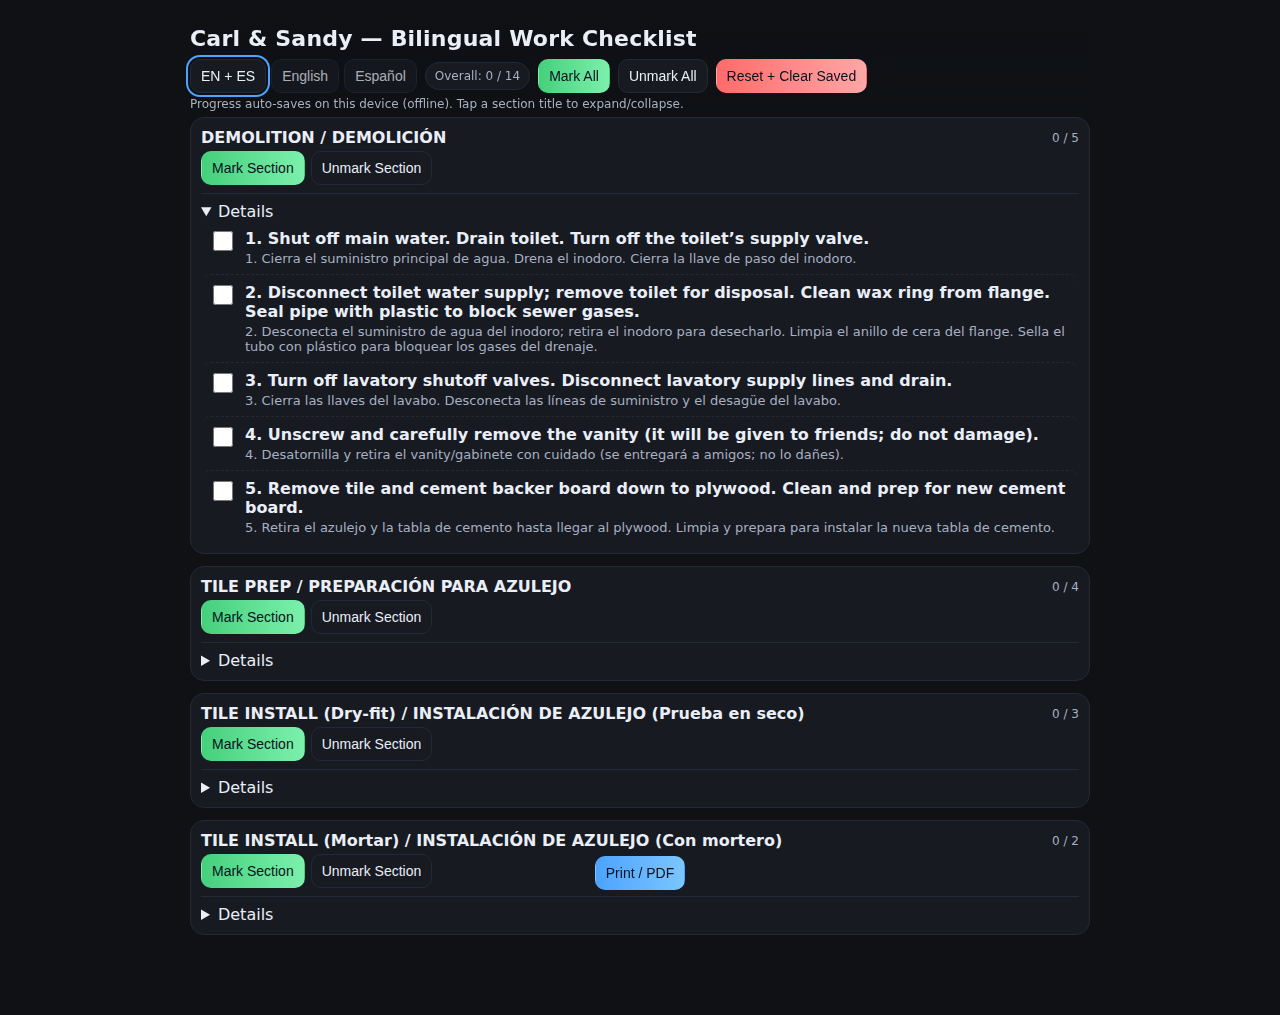
<file: index.html>
<!DOCTYPE html>
<html lang="en">
<head>
  <meta charset="utf-8" />
  <meta name="viewport" content="width=device-width, initial-scale=1" />
  <title>Carl & Sandy — Bilingual Work Checklist</title>
  <style>
    :root{
      --bg:#0f1115;
      --card:#171a21;
      --ink:#eaeef7;
      --muted:#a8b0c2;
      --accent:#4da3ff;
      --accent-2:#45d07c;
      --danger:#ff6b6b;
      --line:#242938;
    }
    html,body{margin:0;padding:0;background:var(--bg);color:var(--ink);font-family:system-ui,-apple-system,Segoe UI,Roboto,Helvetica,Arial,sans-serif}
    .wrap{max-width:900px;margin:0 auto;padding:12px 14px 80px}
    header{position:sticky;top:0;background:linear-gradient(180deg,rgba(15,17,21,.98),rgba(15,17,21,.92) 70%,rgba(15,17,21,0));z-index:8;padding:10px 0 6px}
    h1{margin:4px 0 8px;font-size:22px;letter-spacing:.2px}
    .controls{display:flex;gap:8px;flex-wrap:wrap;align-items:center}
    .btn{border:1px solid var(--line);background:var(--card);color:var(--ink);padding:8px 10px;border-radius:10px;font-size:14px;cursor:pointer}
    .btn:active{transform:translateY(1px)}
    .btn.primary{border-color:transparent;background:linear-gradient(90deg,var(--accent),#7ac6ff);color:#0b1220}
    .btn.success{background:linear-gradient(90deg,var(--accent-2),#7cf0ac);color:#0b1220;border-color:transparent}
    .btn.danger{background:linear-gradient(90deg,var(--danger),#ffa6a6);color:#0b1220;border-color:transparent}
    .pill{padding:6px 9px;border-radius:999px;border:1px solid var(--line);background:var(--card);font-size:12px;color:var(--muted)}
    .grid{display:grid;gap:12px}
    .card{border:1px solid var(--line);background:var(--card);border-radius:14px;padding:10px 10px}
    .section-head{display:flex;align-items:center;gap:10px}
    .section-title{font-weight:700;font-size:16px}
    .progress{margin-left:auto;font-size:12px;color:var(--muted)}
    details{border-top:1px solid var(--line);margin-top:8px;padding-top:8px}
    details[open]{animation:reveal .18s ease-out}
    @keyframes reveal{from{opacity:0;transform:translateY(-3px)}to{opacity:1;transform:none}}
    .item{display:grid;grid-template-columns:28px 1fr;gap:8px;padding:8px;border-radius:10px}
    .item + .item{border-top:1px dashed var(--line)}
    .labels{display:flex;flex-direction:column;gap:3px}
    .en{font-weight:600}
    .es{color:var(--muted);font-size:13px}
    input[type="checkbox"]{width:20px;height:20px;margin-top:2px;accent-color:#4da3ff}
    .footer-actions{position:fixed;bottom:10px;left:0;right:0;display:flex;gap:8px;justify-content:center;pointer-events:none}
    .footer-actions .btn{pointer-events:auto}
    .lang-toggle .btn{opacity:.7}
    .lang-toggle .btn.active{opacity:1;outline:2px solid var(--accent);outline-offset:2px}
    .hint{color:var(--muted);font-size:12px;margin-top:4px}
    .badges{display:flex;gap:6px;flex-wrap:wrap;margin-top:4px}
    .badge{font-size:11px;color:var(--muted);border:1px solid var(--line);padding:3px 7px;border-radius:999px}
    /* Language visibility */
    .show-en .es{display:none}
    .show-es .en{display:none}
    /* Print */
    @media print{
      header,.footer-actions{display:none!important}
      body{background:#fff;color:#000}
      .card{break-inside:avoid}
      input[type="checkbox"]{transform:scale(1.2)}
    }
  </style>
</head>
<body class="show-both">
  <div class="wrap">
    <header>
      <h1>Carl &amp; Sandy — Bilingual Work Checklist</h1>
      <div class="controls">
        <div class="lang-toggle">
          <button class="btn active" data-lang="both">EN + ES</button>
          <button class="btn" data-lang="en">English</button>
          <button class="btn" data-lang="es">Español</button>
        </div>
        <span class="pill" id="overall">Overall: 0 / 14</span>
        <button class="btn success" id="markAll">Mark All</button>
        <button class="btn" id="unmarkAll">Unmark All</button>
        <button class="btn danger" id="reset">Reset + Clear Saved</button>
      </div>
      <div class="hint">Progress auto-saves on this device (offline). Tap a section title to expand/collapse.</div>
    </header>

    <div class="grid" id="sections">
      <!-- Sections rendered by JS -->
    </div>
  </div>

  <div class="footer-actions">
    <button class="btn primary" onclick="window.print()">Print / PDF</button>
  </div>

<script>
// ----- Data (bilingual) -----
const DATA = [
  {
    key: "demolition",
    title_en: "DEMOLITION",
    title_es: "DEMOLICIÓN",
    steps: [
      {
        en: "Shut off main water. Drain toilet. Turn off the toilet’s supply valve.",
        es: "Cierra el suministro principal de agua. Drena el inodoro. Cierra la llave de paso del inodoro."
      },
      {
        en: "Disconnect toilet water supply; remove toilet for disposal. Clean wax ring from flange. Seal pipe with plastic to block sewer gases.",
        es: "Desconecta el suministro de agua del inodoro; retira el inodoro para desecharlo. Limpia el anillo de cera del flange. Sella el tubo con plástico para bloquear los gases del drenaje."
      },
      {
        en: "Turn off lavatory shutoff valves. Disconnect lavatory supply lines and drain.",
        es: "Cierra las llaves del lavabo. Desconecta las líneas de suministro y el desagüe del lavabo."
      },
      {
        en: "Unscrew and carefully remove the vanity (it will be given to friends; do not damage).",
        es: "Desatornilla y retira el vanity/gabinete con cuidado (se entregará a amigos; no lo dañes)."
      },
      {
        en: "Remove tile and cement backer board down to plywood. Clean and prep for new cement board.",
        es: "Retira el azulejo y la tabla de cemento hasta llegar al plywood. Limpia y prepara para instalar la nueva tabla de cemento."
      }
    ]
  },
  {
    key: "tile-prep",
    title_en: "TILE PREP",
    title_es: "PREPARACIÓN PARA AZULEJO",
    steps: [
      {
        en: "Level wood subfloor: shave high spots; fill any gaps wider than 1/8\" (use thin-set if needed).",
        es: "Nivela el subpiso de madera: rebaja puntos altos; rellena huecos mayores a 1/8\" (usa thin-set si es necesario)."
      },
      {
        en: "Dry-fit cement board perpendicular to joists; stagger joints; keep a 1/8\" gap around the perimeter and between boards; cut with oscillating tool (wear masks).",
        es: "Presenta en seco la tabla de cemento perpendicular a las vigas; desfasa las juntas; deja separación de 1/8\" en el perímetro y entre tablas; corta con herramienta vibratoria/oscilante (usa mascarilla)."
      },
      {
        en: "Set boards in thin-set with a notched trowel; screw boards to the subfloor.",
        es: "Asienta las tablas sobre thin-set aplicado con llana dentada; atorníllalas al subpiso."
      },
      {
        en: "Fill board joints with thin-set; apply alkali-resistant mesh tape; embed with thin-set.",
        es: "Rellena las juntas con thin-set; coloca cinta de malla resistente a álcalis; embébela con thin-set."
      }
    ]
  },
  {
    key: "tile-dry",
    title_en: "TILE INSTALL (Dry-fit)",
    title_es: "INSTALACIÓN DE AZULEJO (Prueba en seco)",
    steps: [
      {
        en: "Snap layout lines. Start at the door with a full tile centered in the opening; run long joints parallel to the door.",
        es: "Marca líneas guía. Empieza en la puerta con una loseta completa centrada en la entrada; orienta las juntas largas paralelas a la puerta."
      },
      {
        en: "Lay a staggered pattern (end joints at mid or at the 1/3 point of the long side); aim for no pieces under 4\" near the tub or side wall.",
        es: "Traza un patrón escalonado (juntas de extremo a la mitad o al 1/3 del lado largo); evita piezas menores a 4\" junto a la tina o pared lateral."
      },
      {
        en: "Dry-fit from the door toward the toilet area; extend left and right to check layout around the toilet; use 1/8\" spacers for joint width.",
        es: "Presenta en seco desde la puerta hacia el área del inodoro; extiende a izquierda y derecha para revisar el trazo alrededor del inodoro; usa separadores de 1/8\" para el ancho de junta."
      }
    ]
  },
  {
    key: "tile-mortar",
    title_en: "TILE INSTALL (Mortar)",
    title_es: "INSTALACIÓN DE AZULEJO (Con mortero)",
    steps: [
      {
        en: "Dampen the cement board before spreading thin-set.",
        es: "Humedece la tabla de cemento antes de aplicar el thin-set."
      },
      {
        en: "Begin at the crossing of snap lines; work into the far corners first, then back toward the door (don’t tile yourself into a corner).",
        es: "Comienza en el cruce de las líneas guía; trabaja primero hacia las esquinas alejadas y luego de regreso hacia la puerta (no te encierres en una esquina)."
      }
    ]
  }
];

// ----- Utilities -----
const STORAGE_KEY = "cs_bilingual_checklist_v1";

function saveState(state){
  localStorage.setItem(STORAGE_KEY, JSON.stringify(state));
}

function loadState(){
  try{
    const raw = localStorage.getItem(STORAGE_KEY);
    return raw ? JSON.parse(raw) : {};
  }catch(e){
    return {};
  }
}

function buildSections(){
  const saved = loadState();
  const container = document.getElementById('sections');
  container.innerHTML = '';
  let globalCount = 0;
  let globalTotal = 0;

  DATA.forEach((sec, sIdx)=>{
    // section card
    const card = document.createElement('div');
    card.className = 'card';

    // header row
    const head = document.createElement('div');
    head.className = 'section-head';

    const title = document.createElement('div');
    title.className = 'section-title';
    title.textContent = `${sec.title_en} / ${sec.title_es}`;

    const prog = document.createElement('div');
    prog.className = 'progress';
    prog.id = `prog-${sec.key}`;
    prog.textContent = '0 / 0';

    head.appendChild(title);
    head.appendChild(prog);
    card.appendChild(head);

    // actions
    const badges = document.createElement('div');
    badges.className = 'badges';
    const btnCheck = document.createElement('button');
    btnCheck.className = 'btn success';
    btnCheck.textContent = 'Mark Section';
    const btnUncheck = document.createElement('button');
    btnUncheck.className = 'btn';
    btnUncheck.textContent = 'Unmark Section';
    badges.appendChild(btnCheck);
    badges.appendChild(btnUncheck);
    card.appendChild(badges);

    // details block
    const details = document.createElement('details');
    if (sIdx === 0) details.open = true;
    const dl = document.createElement('div');

    // steps
    let done = 0;
    const total = sec.steps.length;
    sec.steps.forEach((st, i)=>{
      const id = `${sec.key}-${i}`;
      const item = document.createElement('div');
      item.className = 'item';

      const cb = document.createElement('input');
      cb.type = 'checkbox';
      cb.id = id;

      const isChecked = saved[id] === true;
      cb.checked = isChecked;
      if(isChecked) done++;

      const labels = document.createElement('label');
      labels.setAttribute('for', id);
      labels.className = 'labels';

      const en = document.createElement('div');
      en.className = 'en';
      en.textContent = `${i+1}. ${st.en}`;

      const es = document.createElement('div');
      es.className = 'es';
      es.textContent = `${i+1}. ${st.es}`;

      labels.appendChild(en);
      labels.appendChild(es);
      item.appendChild(cb);
      item.appendChild(labels);
      dl.appendChild(item);

      cb.addEventListener('change', ()=>{
        const state = loadState();
        state[id] = cb.checked;
        saveState(state);
        updateProgress();
      });
    });

    details.appendChild(dl);
    card.appendChild(details);
    container.appendChild(card);

    // section controls
    btnCheck.addEventListener('click', ()=>{
      const state = loadState();
      sec.steps.forEach((_, i)=>{
        const id = `${sec.key}-${i}`;
        state[id] = true;
        const el = document.getElementById(id);
        if (el) el.checked = true;
      });
      saveState(state);
      updateProgress();
    });
    btnUncheck.addEventListener('click', ()=>{
      const state = loadState();
      sec.steps.forEach((_, i)=>{
        const id = `${sec.key}-${i}`;
        state[id] = false;
        const el = document.getElementById(id);
        if (el) el.checked = false;
      });
      saveState(state);
      updateProgress();
    });
  });

  updateProgress();
}

function updateProgress(){
  const state = loadState();
  let overallDone = 0;
  let overallTotal = 0;

  DATA.forEach(sec=>{
    let sDone = 0;
    const total = sec.steps.length;
    overallTotal += total;
    sec.steps.forEach((_, i)=>{
      const id = `${sec.key}-${i}`;
      const el = document.getElementById(id);
      if (el && el.checked){ sDone++; overallDone++; }
    });
    const elProg = document.getElementById(`prog-${sec.key}`);
    if (elProg) elProg.textContent = `${sDone} / ${total}`;
  });

  const overall = document.getElementById('overall');
  overall.textContent = `Overall: ${overallDone} / ${overallTotal}`;
}

// Language toggle
document.addEventListener('click', (e)=>{
  const btn = e.target.closest('.lang-toggle .btn');
  if (!btn) return;
  document.querySelectorAll('.lang-toggle .btn').forEach(b=>b.classList.remove('active'));
  btn.classList.add('active');
  const lang = btn.dataset.lang;
  document.body.classList.remove('show-en','show-es','show-both');
  if (lang === 'en') document.body.classList.add('show-en');
  else if (lang === 'es') document.body.classList.add('show-es');
  else document.body.classList.add('show-both');
});

// Global actions
document.getElementById('markAll').addEventListener('click', ()=>{
  const state = loadState();
  DATA.forEach(sec=>{
    sec.steps.forEach((_, i)=>{
      const id = `${sec.key}-${i}`;
      state[id] = true;
      const el = document.getElementById(id);
      if (el) el.checked = true;
    });
  });
  saveState(state);
  updateProgress();
});

document.getElementById('unmarkAll').addEventListener('click', ()=>{
  const state = loadState();
  DATA.forEach(sec=>{
    sec.steps.forEach((_, i)=>{
      const id = `${sec.key}-${i}`;
      state[id] = false;
      const el = document.getElementById(id);
      if (el) el.checked = false;
    });
  });
  saveState(state);
  updateProgress();
});

document.getElementById('reset').addEventListener('click', ()=>{
  if (confirm('Clear all saved progress?')){
    localStorage.removeItem(STORAGE_KEY);
    buildSections();
  }
});

// Init
buildSections();
</script>
</body>
</html>
</file>
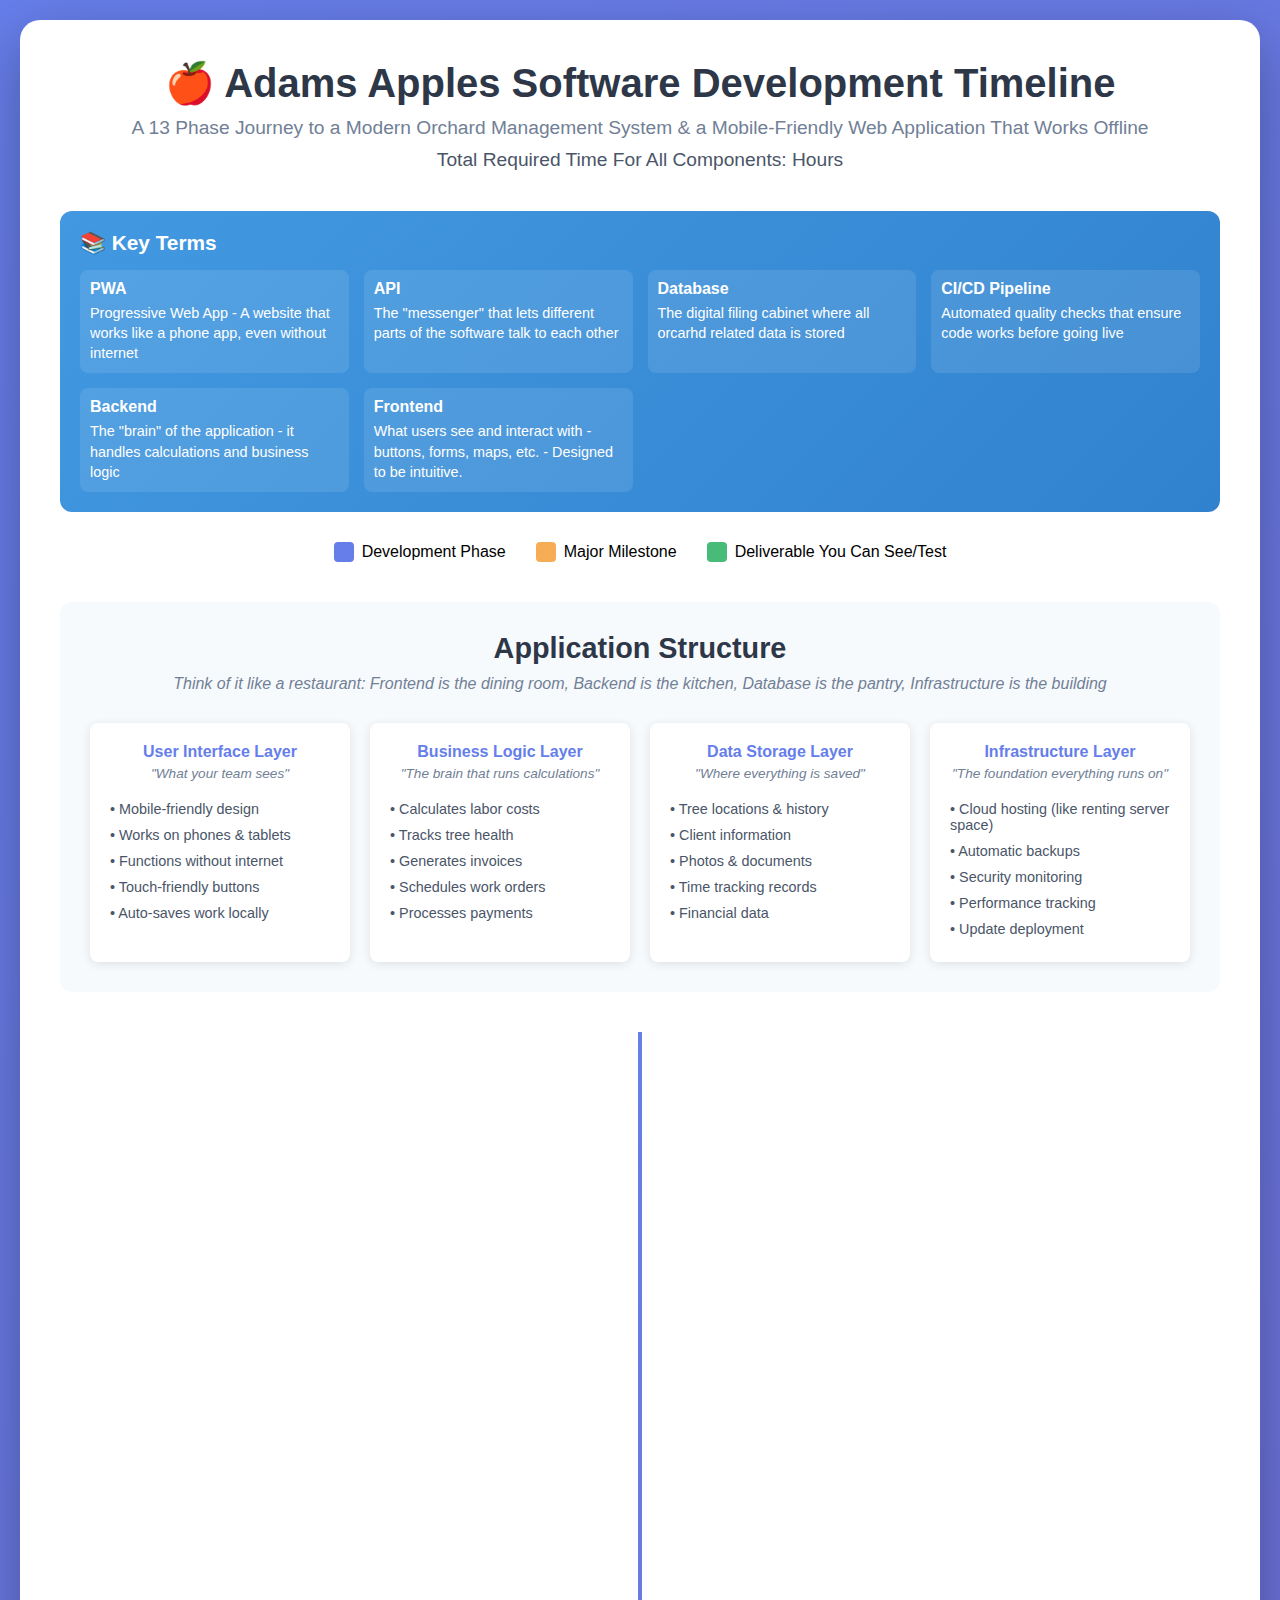
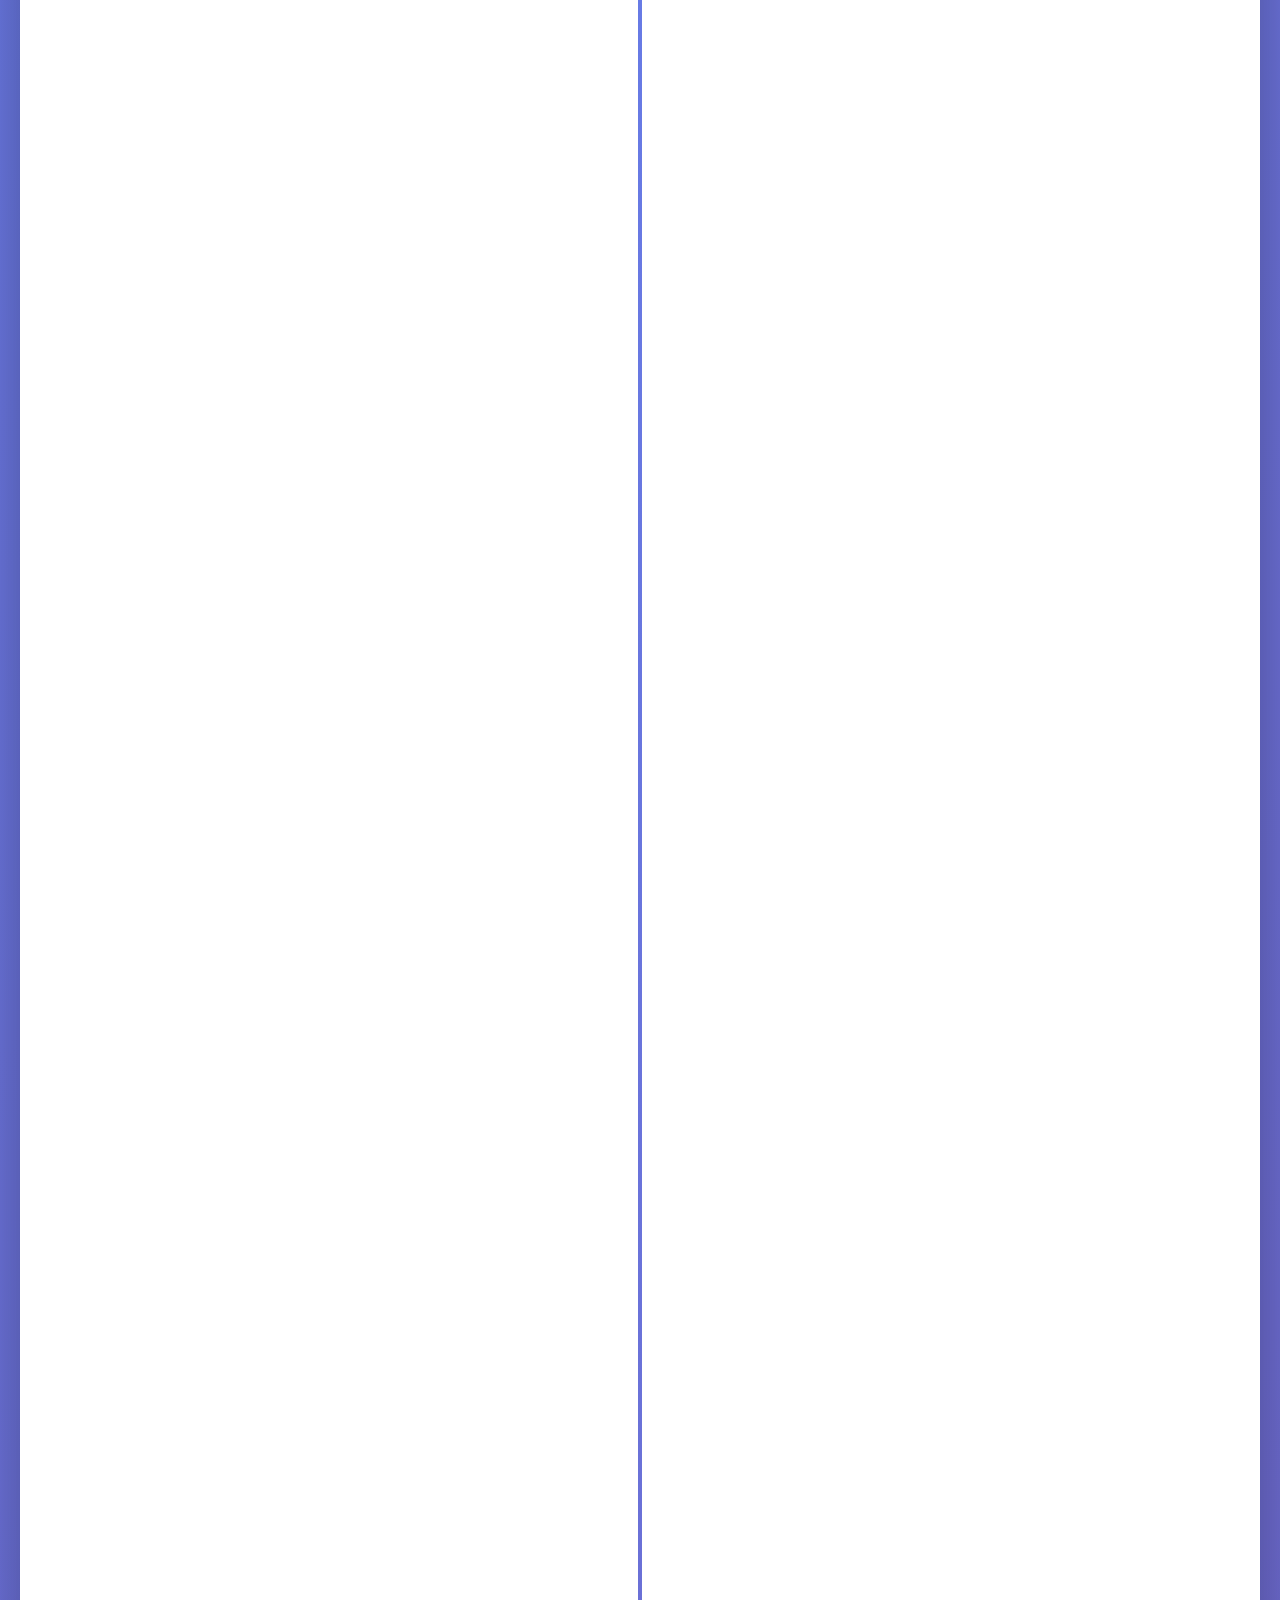
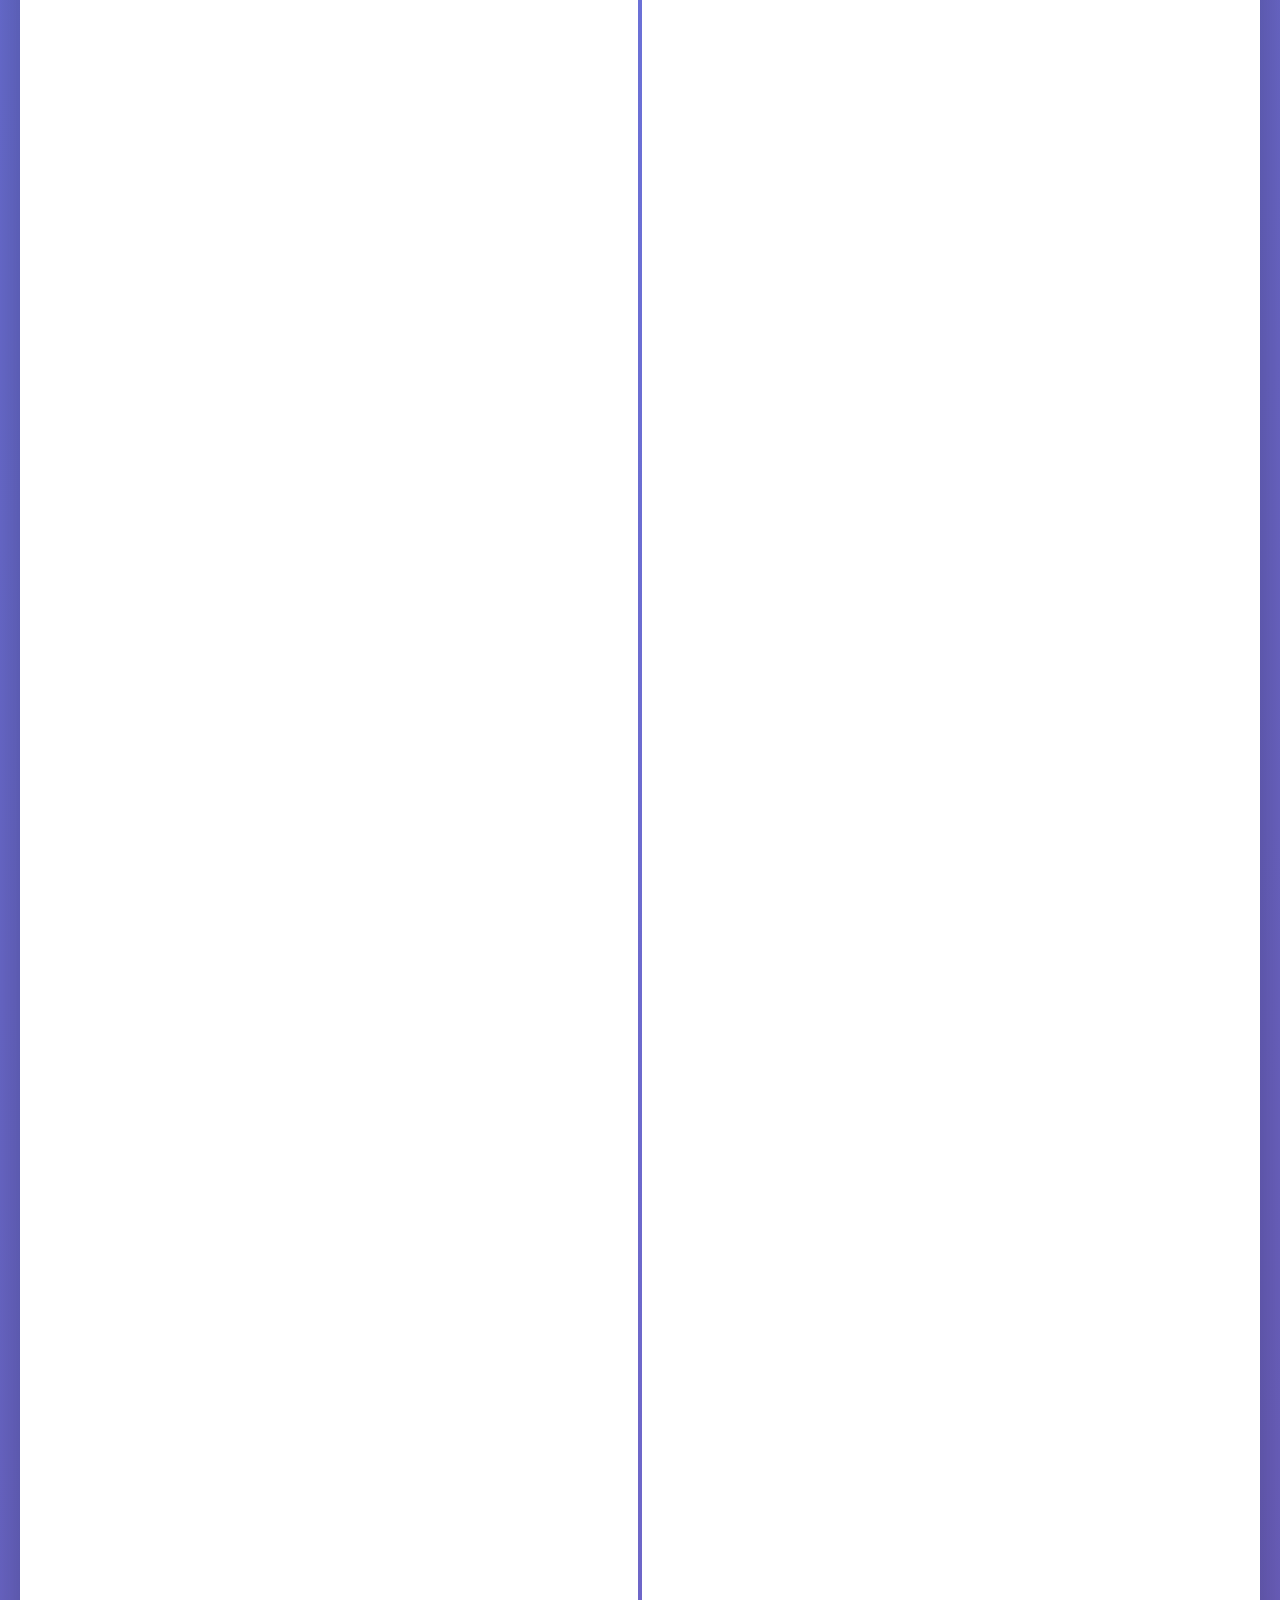
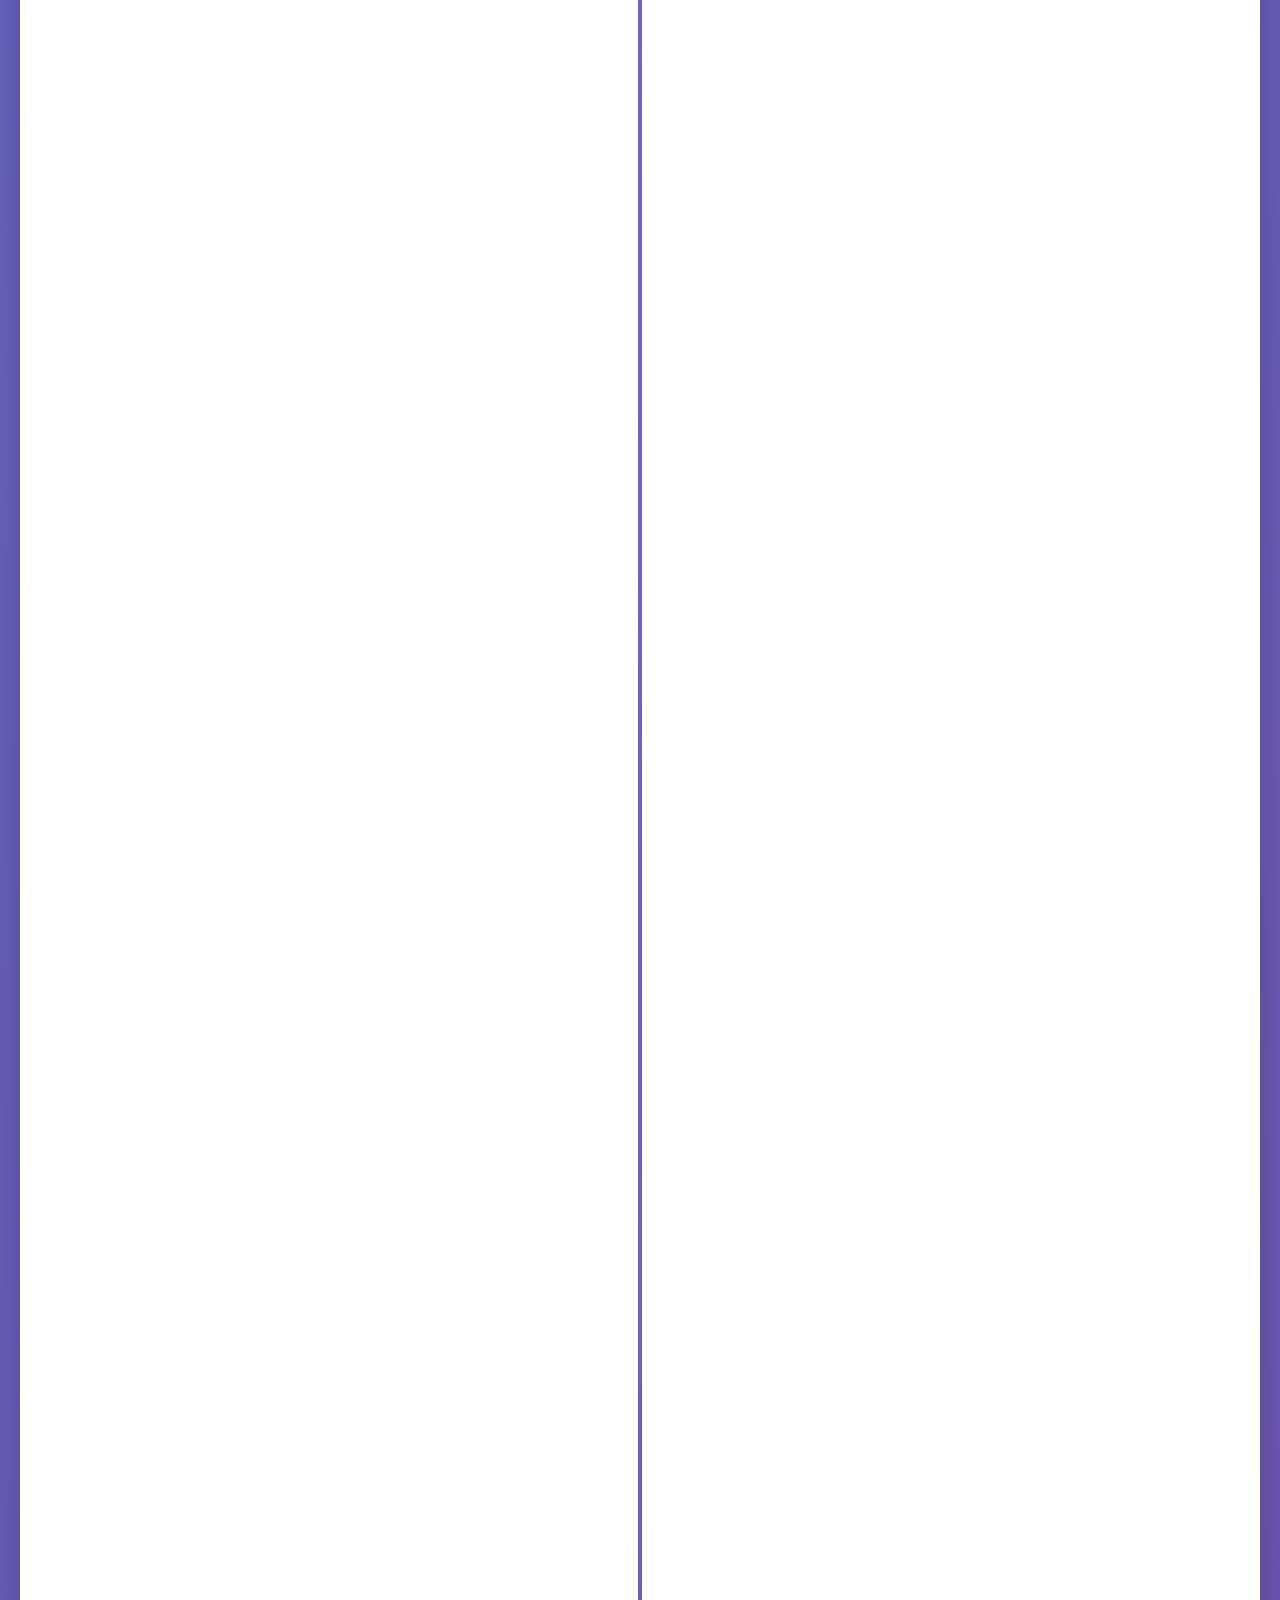
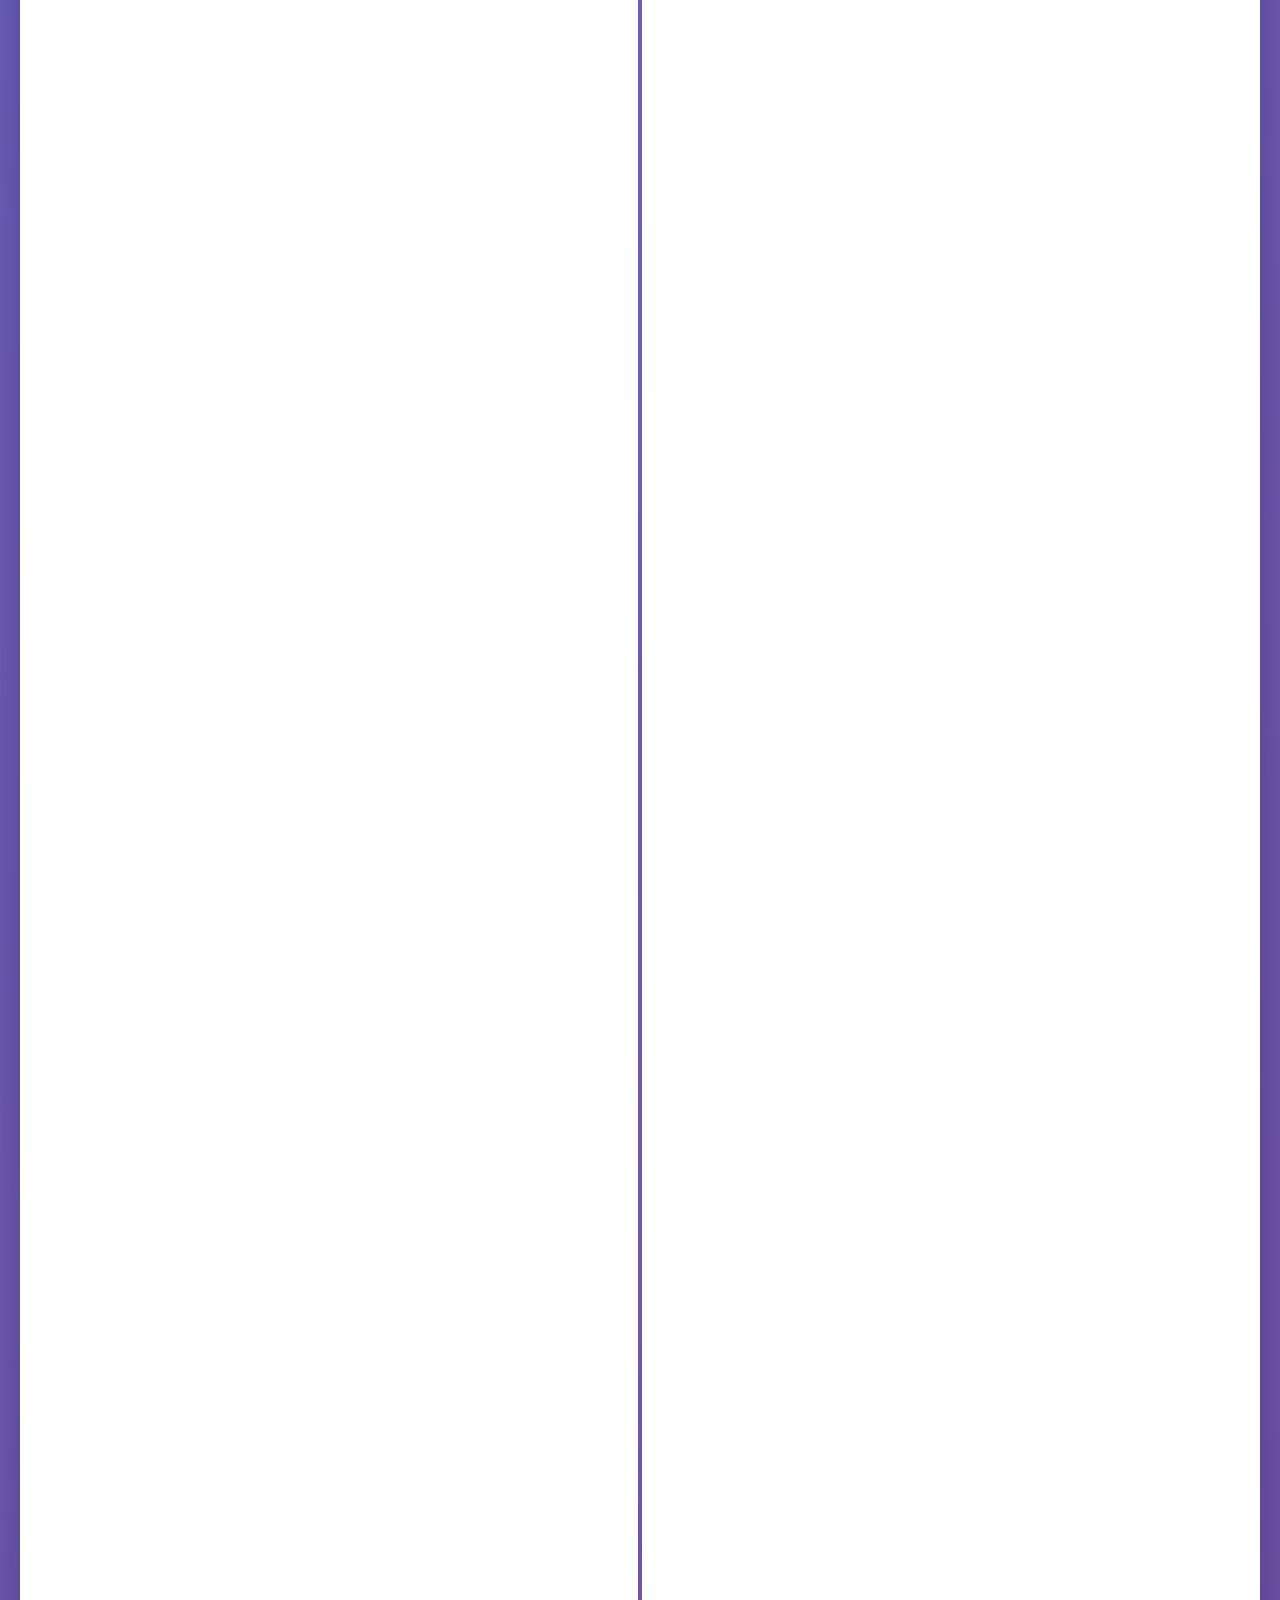
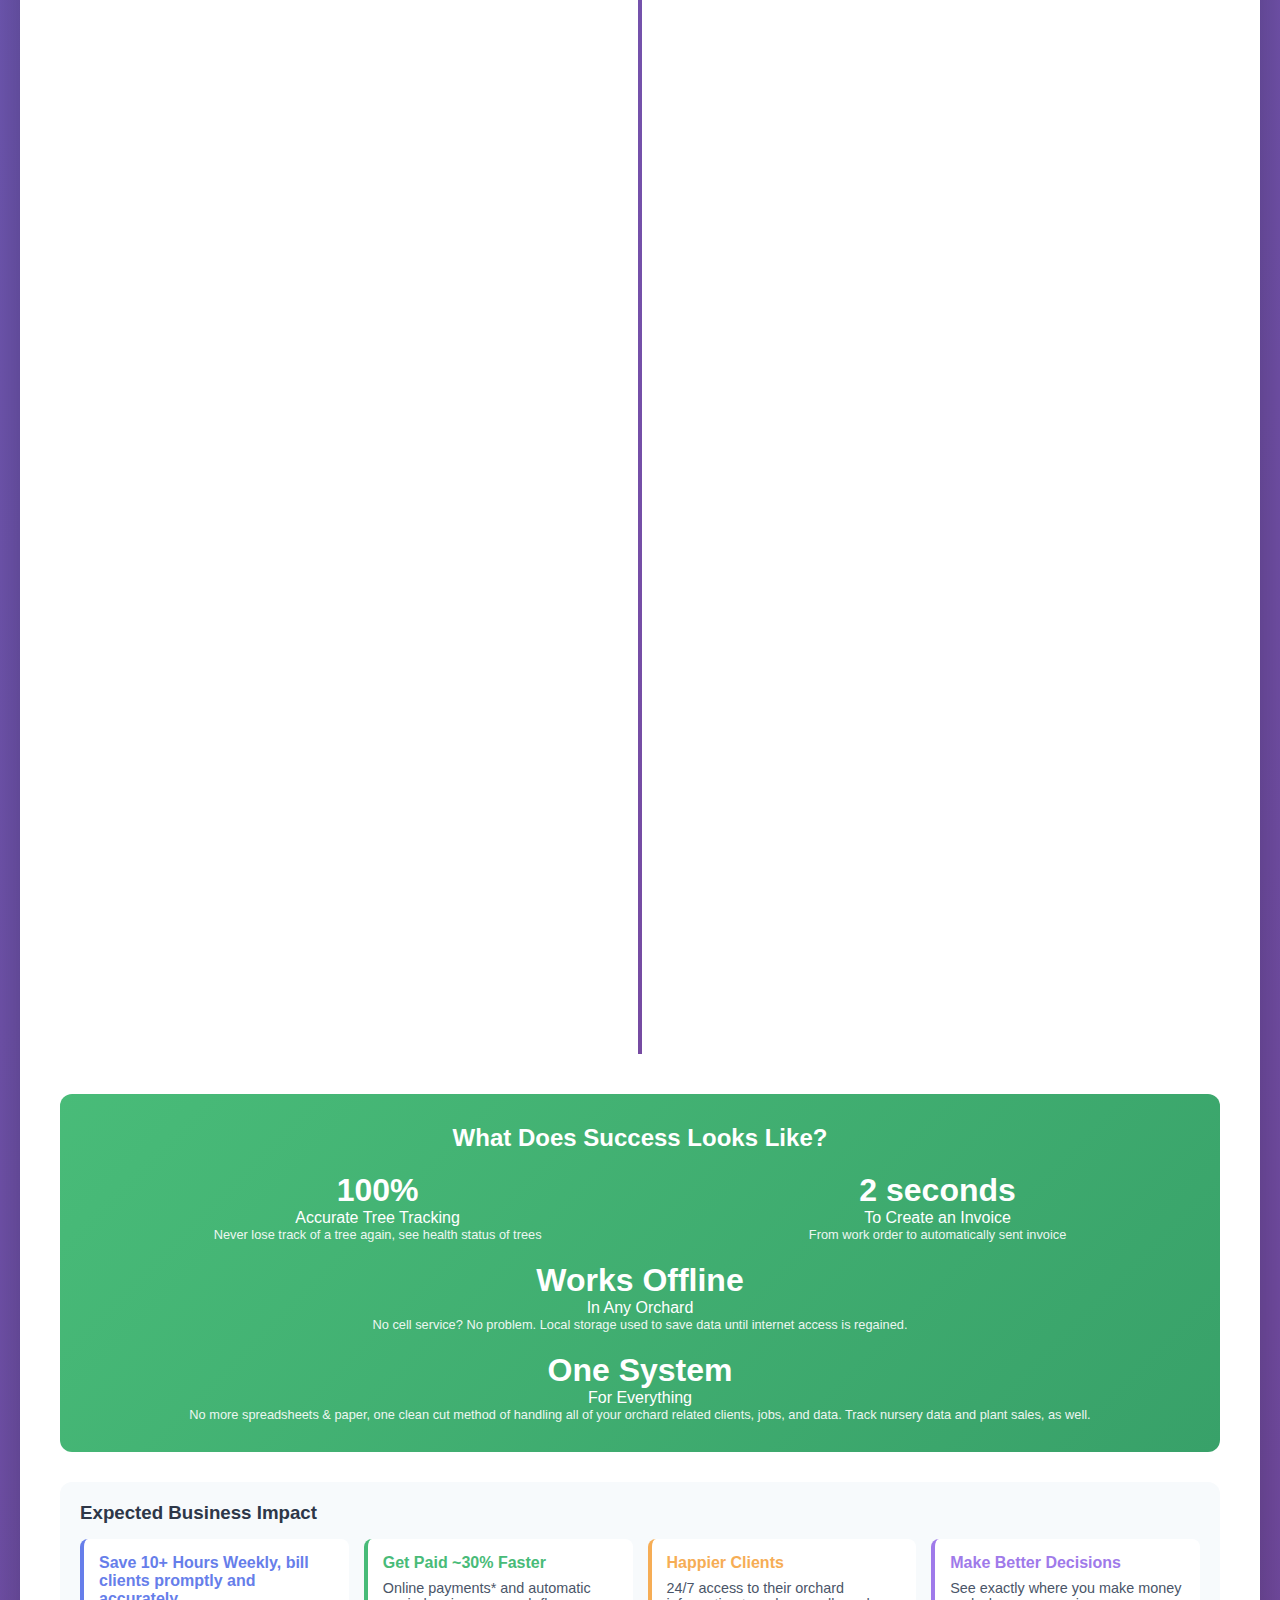
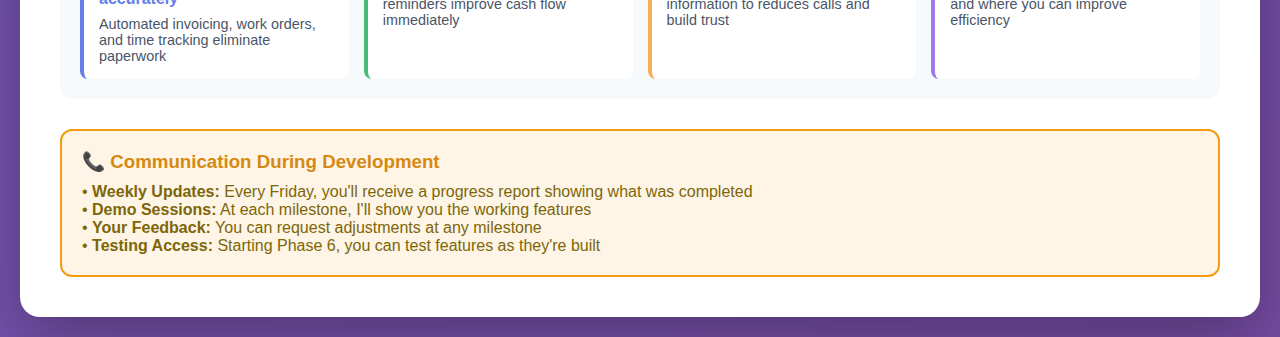
<file: adams-apples-dev-diagram.html>
<!DOCTYPE html>
<html lang="en">
<head>
    <meta charset="UTF-8">
    <meta name="viewport" content="width=device-width, initial-scale=1.0">
    <title>Adams Apples PWA - Development Timeline</title>
    <style>
        * {
            margin: 0;
            padding: 0;
            box-sizing: border-box;
        }
        
        body {
            font-family: 'Segoe UI', Tahoma, Geneva, Verdana, sans-serif;
            background: linear-gradient(135deg, #667eea 0%, #764ba2 100%);
            min-height: 100vh;
            padding: 20px;
        }
        
        .container {
            max-width: 1400px;
            margin: 0 auto;
            background: white;
            border-radius: 20px;
            padding: 40px;
            box-shadow: 0 20px 60px rgba(0,0,0,0.3);
        }
        
        .header {
            text-align: center;
            margin-bottom: 40px;
        }
        
        .header h1 {
            color: #2d3748;
            font-size: 2.5em;
            margin-bottom: 10px;
        }
        
        .header p {
            color: #718096;
            font-size: 1.2em;
        }
        
        .glossary-banner {
            background: linear-gradient(135deg, #4299e1 0%, #3182ce 100%);
            color: white;
            padding: 20px;
            border-radius: 12px;
            margin-bottom: 30px;
        }
        
        .glossary-banner h3 {
            margin-bottom: 15px;
            font-size: 1.3em;
        }
        
        .glossary-grid {
            display: grid;
            grid-template-columns: repeat(auto-fit, minmax(250px, 1fr));
            gap: 15px;
        }
        
        .glossary-item {
            background: rgba(255,255,255,0.1);
            padding: 10px;
            border-radius: 8px;
        }
        
        .glossary-term {
            font-weight: bold;
            margin-bottom: 5px;
        }
        
        .glossary-def {
            font-size: 0.9em;
            line-height: 1.4;
        }
        
        .legend {
            display: flex;
            justify-content: center;
            gap: 30px;
            margin-bottom: 30px;
            flex-wrap: wrap;
        }
        
        .legend-item {
            display: flex;
            align-items: center;
            gap: 8px;
        }
        
        .legend-color {
            width: 20px;
            height: 20px;
            border-radius: 4px;
        }
        
        .timeline {
            position: relative;
            padding: 20px 0;
        }
        
        .timeline-line {
            position: absolute;
            left: 50%;
            top: 0;
            bottom: 0;
            width: 4px;
            background: linear-gradient(180deg, #667eea 0%, #764ba2 100%);
            transform: translateX(-50%);
        }
        
        .week-section {
            position: relative;
            margin-bottom: 60px;
            opacity: 0;
            animation: fadeIn 0.5s ease forwards;
        }
        
        .week-section:nth-child(odd) .week-content {
            margin-right: 52%;
            text-align: right;
        }
        
        .week-section:nth-child(even) .week-content {
            margin-left: 52%;
            text-align: left;
        }
        
        .week-marker {
            position: absolute;
            left: 50%;
            top: 20px;
            transform: translateX(-50%);
            width: 40px;
            height: 40px;
            background: white;
            border: 4px solid #667eea;
            border-radius: 50%;
            display: flex;
            align-items: center;
            justify-content: center;
            font-weight: bold;
            color: #667eea;
            z-index: 2;
            box-shadow: 0 4px 12px rgba(102, 126, 234, 0.3);
        }
        
        .week-marker.milestone {
            width: 50px;
            height: 50px;
            background: #f6ad55;
            border-color: #ed8936;
            color: white;
        }
        
        .week-content {
            background: white;
            padding: 20px;
            border-radius: 12px;
            box-shadow: 0 4px 20px rgba(0,0,0,0.1);
            border: 2px solid #e2e8f0;
            transition: transform 0.3s ease, box-shadow 0.3s ease;
        }
        
        .week-content:hover {
            transform: translateY(-5px);
            box-shadow: 0 8px 30px rgba(0,0,0,0.15);
        }
        
        .week-title {
            font-size: 1.3em;
            font-weight: bold;
            margin-bottom: 8px;
            color: #2d3748;
        }
        
        .week-epic {
            color: #667eea;
            font-weight: 600;
            margin-bottom: 12px;
        }
        
        .deliverables {
            margin-top: 15px;
            padding-top: 15px;
            border-top: 2px solid #e2e8f0;
        }
        
        .deliverables h4 {
            color: #4a5568;
            margin-bottom: 8px;
            font-size: 0.9em;
            text-transform: uppercase;
            letter-spacing: 0.5px;
        }
        
        .deliverable-item {
            display: flex;
            align-items: center;
            margin: 6px 0;
            color: #718096;
        }
        
        .deliverable-item::before {
            content: "✓";
            margin-right: 8px;
            color: #48bb78;
            font-weight: bold;
        }
        
        .reasoning {
            background: #f7fafc;
            padding: 12px;
            border-radius: 8px;
            margin-top: 12px;
            color: #4a5568;
            font-style: italic;
        }
        
        .hours-badge {
            display: inline-block;
            background: #edf2f7;
            color: #4a5568;
            padding: 4px 12px;
            border-radius: 20px;
            font-size: 0.85em;
            margin-top: 8px;
        }
        
        .tech-stack {
            display: flex;
            flex-wrap: wrap;
            gap: 8px;
            margin-top: 12px;
        }
        
        .tech-badge {
            background: linear-gradient(135deg, #667eea 0%, #764ba2 100%);
            color: white;
            padding: 4px 10px;
            border-radius: 6px;
            font-size: 0.8em;
            position: relative;
            cursor: help;
        }
        
        .tech-badge .tooltip {
            visibility: hidden;
            width: 200px;
            background-color: #2d3748;
            color: white;
            text-align: center;
            padding: 8px;
            border-radius: 6px;
            position: absolute;
            z-index: 10;
            bottom: 125%;
            left: 50%;
            margin-left: -100px;
            opacity: 0;
            transition: opacity 0.3s;
            font-size: 11px;
            line-height: 1.3;
        }
        
        .tech-badge:hover .tooltip {
            visibility: visible;
            opacity: 1;
        }
        
        .milestone-banner {
            background: linear-gradient(135deg, #f6ad55 0%, #ed8936 100%);
            color: white;
            padding: 15px;
            border-radius: 8px;
            text-align: center;
            margin: 40px 0;
            font-size: 1.1em;
            font-weight: bold;
            box-shadow: 0 4px 20px rgba(237, 137, 54, 0.3);
        }
        
        .architecture-diagram {
            margin: 40px 0;
            padding: 30px;
            background: #f7fafc;
            border-radius: 12px;
        }
        
        .architecture-title {
            text-align: center;
            font-size: 1.8em;
            color: #2d3748;
            margin-bottom: 10px;
        }
        
        .architecture-subtitle {
            text-align: center;
            color: #718096;
            margin-bottom: 30px;
            font-style: italic;
        }
        
        .architecture-layers {
            display: flex;
            justify-content: space-around;
            flex-wrap: wrap;
            gap: 20px;
        }
        
        .layer {
            flex: 1;
            min-width: 200px;
            background: white;
            padding: 20px;
            border-radius: 8px;
            box-shadow: 0 2px 10px rgba(0,0,0,0.1);
        }
        
        .layer-title {
            font-weight: bold;
            color: #667eea;
            margin-bottom: 5px;
            text-align: center;
        }
        
        .layer-description {
            font-size: 0.85em;
            color: #718096;
            text-align: center;
            margin-bottom: 15px;
            font-style: italic;
        }
        
        .layer-items {
            list-style: none;
        }
        
        .layer-items li {
            padding: 5px 0;
            color: #4a5568;
            font-size: 0.9em;
        }
        
        @keyframes fadeIn {
            from {
                opacity: 0;
                transform: translateY(20px);
            }
            to {
                opacity: 1;
                transform: translateY(0);
            }
        }
        
        .week-section:nth-child(1) { animation-delay: 0.1s; }
        .week-section:nth-child(2) { animation-delay: 0.2s; }
        .week-section:nth-child(3) { animation-delay: 0.3s; }
        .week-section:nth-child(4) { animation-delay: 0.4s; }
        .week-section:nth-child(5) { animation-delay: 0.5s; }
        .week-section:nth-child(6) { animation-delay: 0.6s; }
        .week-section:nth-child(7) { animation-delay: 0.7s; }
        .week-section:nth-child(8) { animation-delay: 0.8s; }
        .week-section:nth-child(9) { animation-delay: 0.9s; }
        .week-section:nth-child(10) { animation-delay: 1.0s; }
        .week-section:nth-child(11) { animation-delay: 1.1s; }
        .week-section:nth-child(12) { animation-delay: 1.2s; }
        .week-section:nth-child(13) { animation-delay: 1.3s; }
        
        .plain-english {
            background: #e6fffa;
            border-left: 4px solid #38b2ac;
            padding: 10px;
            margin: 10px 0;
            border-radius: 4px;
            color: #234e52;
            font-size: 0.95em;
        }
        
        .plain-english strong {
            color: #38b2ac;
        }
    </style>
</head>
<body>
    <div class="container">
        <div class="header">
            <h1>🍎 Adams Apples Software Development Timeline</h1>
            <p>A 13 Phase Journey to a Modern Orchard Management System & a Mobile-Friendly Web Application That Works Offline</p>
            <p style="margin-top: 10px; color: #4a5568;">Total Required Time For All Components:  Hours</p>
        </div>
        
        <div class="glossary-banner">
            <h3>📚 Key Terms</h3>
            <div class="glossary-grid">
                <div class="glossary-item">
                    <div class="glossary-term">PWA</div>
                    <div class="glossary-def">Progressive Web App - A website that works like a phone app, even without internet</div>
                </div>
                <div class="glossary-item">
                    <div class="glossary-term">API</div>
                    <div class="glossary-def">The "messenger" that lets different parts of the software talk to each other</div>
                </div>
                <div class="glossary-item">
                    <div class="glossary-term">Database</div>
                    <div class="glossary-def">The digital filing cabinet where all orcarhd related data is stored</div>
                </div>
                <div class="glossary-item">
                    <div class="glossary-term">CI/CD Pipeline</div>
                    <div class="glossary-def">Automated quality checks that ensure code works before going live</div>
                </div>
                <div class="glossary-item">
                    <div class="glossary-term">Backend</div>
                    <div class="glossary-def">The "brain" of the application - it handles calculations and business logic</div>
                </div>
                <div class="glossary-item">
                    <div class="glossary-term">Frontend</div>
                    <div class="glossary-def">What users see and interact with - buttons, forms, maps, etc. - Designed to be intuitive.</div>
                </div>
            </div>
        </div>
        
        <div class="legend">
            <div class="legend-item">
                <div class="legend-color" style="background: #667eea;"></div>
                <span>Development Phase</span>
            </div>
            <div class="legend-item">
                <div class="legend-color" style="background: #f6ad55;"></div>
                <span>Major Milestone</span>
            </div>
            <div class="legend-item">
                <div class="legend-color" style="background: #48bb78;"></div>
                <span>Deliverable You Can See/Test</span>
            </div>
        </div>
        
        <div class="architecture-diagram">
            <h2 class="architecture-title">Application Structure</h2>
            <p class="architecture-subtitle">Think of it like a restaurant: Frontend is the dining room, Backend is the kitchen, Database is the pantry, Infrastructure is the building</p>
            <div class="architecture-layers">
                <div class="layer">
                    <div class="layer-title">User Interface Layer</div>
                    <div class="layer-description">"What your team sees"</div>
                    <ul class="layer-items">
                        <li>• Mobile-friendly design</li>
                        <li>• Works on phones & tablets</li>
                        <li>• Functions without internet</li>
                        <li>• Touch-friendly buttons</li>
                        <li>• Auto-saves work locally</li>
                    </ul>
                </div>
                <div class="layer">
                    <div class="layer-title">Business Logic Layer</div>
                    <div class="layer-description">"The brain that runs calculations"</div>
                    <ul class="layer-items">
                        <li>• Calculates labor costs</li>
                        <li>• Tracks tree health</li>
                        <li>• Generates invoices</li>
                        <li>• Schedules work orders</li>
                        <li>• Processes payments</li>
                    </ul>
                </div>
                <div class="layer">
                    <div class="layer-title">Data Storage Layer</div>
                    <div class="layer-description">"Where everything is saved"</div>
                    <ul class="layer-items">
                        <li>• Tree locations & history</li>
                        <li>• Client information</li>
                        <li>• Photos & documents</li>
                        <li>• Time tracking records</li>
                        <li>• Financial data</li>
                    </ul>
                </div>
                <div class="layer">
                    <div class="layer-title">Infrastructure Layer</div>
                    <div class="layer-description">"The foundation everything runs on"</div>
                    <ul class="layer-items">
                        <li>• Cloud hosting (like renting server space)</li>
                        <li>• Automatic backups</li>
                        <li>• Security monitoring</li>
                        <li>• Performance tracking</li>
                        <li>• Update deployment</li>
                    </ul>
                </div>
            </div>
        </div>
        
        <div class="timeline">
            <div class="timeline-line"></div>
            
            <!-- Week 1 -->
            <div class="week-section">
                <div class="week-marker">1</div>
                <div class="week-content">
                    <div class="week-title">Phase 1: Building a Solid Foundation</div>
                    <div class="week-epic">Setting Up Professional Development Environment</div>
                    <div class="plain-english">
                        <strong>Simply put:</strong> Like laying the foundation for a house - we set up all the tools and systems that ensure your app is built properly from day one.
                    </div>
                    <div class="reasoning">
                        <strong>Why First:</strong> Starting with proper tools and structure prevents problems later. Like using quality rootstock - it's harder to fix foundation issues after everything is built on top.
                    </div>
                    <div class="deliverables">
                        <h4>Deliverables</h4>
                        <div class="deliverable-item">Automated testing system running (quality control for code)</div>
                        <div class="deliverable-item">Version control setup (tracks all changes to code necessary for a project of this scale)</div>
                        <div class="deliverable-item">Basic database structure created, advanced features are added in a later phase but are necessary</div>
                        <div class="deliverable-item">Server monitoring dashboard (shows tree health status)</div>
                    </div>
                    <div class="tech-stack">
                        <span class="tech-badge">Docker
                            <span class="tooltip">Containers that package your app - like shipping containers for software</span>
                        </span>
                        <span class="tech-badge">Jenkins
                            <span class="tooltip">Automated assistant that tests code before it goes live</span>
                        </span>
                        <span class="tech-badge">PostgreSQL
                            <span class="tooltip">Professional database system for storing all your data</span>
                        </span>
                    </div>
                    <div class="hours-badge">48 hours</div>
                </div>
            </div>
            
            <!-- Week 2 -->
            <div class="week-section">
                <div class="week-marker milestone">2</div>
                <div class="week-content">
                    <div class="week-title">Phase 2: Creating Your Data Structure</div>
                    <div class="week-epic">Building the Digital Filing System</div>
                    <div class="plain-english">
                        <strong>Simply put:</strong> Setting up how all your orchard information will be organized and stored - think of this as creating a perfect filing system before you start filing documents.
                    </div>
                    <div class="reasoning">
                        <strong>Why Now:</strong> The database structure determines how efficiently your app runs. Getting it right now prevents slow performance and data problems later.
                    </div>
                    <div class="deliverables">
                        <h4>Deliverables</h4>
                        <div class="deliverable-item">Database with 130+ apple varieties pre-loaded</div>
                        <div class="deliverable-item">Tree tracking system structure ready</div>
                        <div class="deliverable-item">Photo storage system connected</div>
                        <div class="deliverable-item">Fast data retrieval system (caching) working</div>
                    </div>
                    <div class="milestone-banner">
                        🎯 MILESTONE: Your database is complete and ready to store all orchard data
                    </div>
                    <div class="hours-badge">45 hours</div>
                </div>
            </div>
            
            <!-- Week 3 -->
            <div class="week-section">
                <div class="week-marker">3</div>
                <div class="week-content">
                    <div class="week-title">Phase 3: Building Business Logic</div>
                    <div class="week-epic">Creating the "Brain" of Your Application</div>
                    <div class="plain-english">
                        <strong>Simply put:</strong> Programming all the rules and calculations your business uses - like teaching the computer how to calculate spray schedules, labor costs, and tree spacing.
                    </div>
                    <div class="reasoning">
                        <strong>Why Now:</strong> These rules power everything users will do. Building them now lets us test thoroughly before adding the user interface. **We can look at simplifying the degree day value to spray occurence service and allow you to enter those manually instead of relying on the system's calculations, mostly to save time but also because we'll be using weather API's and not weather stations.
                    </div>
                    <div class="deliverables">
                        <h4>Deliverables</h4>
                        <div class="deliverable-item">Location management system (tracks orchards/blocks)</div>
                        <div class="deliverable-item">Tree health tracking calculations working</div>
                        <div class="deliverable-item">Weather data integration (pulls local weather automatically)</div>
                        <div class="deliverable-item">API documentation (instruction manual for developers)</div>
                    </div>
                    <div class="tech-stack">
                        <span class="tech-badge">REST APIs
                            <span class="tooltip">Standard way for app parts to communicate - like a universal language</span>
                        </span>
                        <span class="tech-badge">Weather Integration
                            <span class="tooltip">Automatically pulls weather data for spray timing and degree days</span>
                        </span>
                    </div>
                    <div class="hours-badge">45 hours</div>
                </div>
            </div>
            
            <!-- Week 4 -->
            <div class="week-section">
                <div class="week-marker milestone">4</div>
                <div class="week-content">
                    <div class="week-title">Phase 4: Security & User Access</div>
                    <div class="week-epic">Protecting Your Data and Controlling Access</div>
                    <div class="plain-english">
                        <strong>Simply put:</strong> Like installing locks, security cameras, and access cards for your building - ensuring only authorized people can see and change specific information.
                    </div>
                    <div class="reasoning">
                        <strong>Why Now:</strong> Security must be built in from the start, not added later. This protects client data, financial information, and gives different access levels to managers vs field workers.
                    </div>
                    <div class="deliverables">
                        <h4>Deliverables</h4>
                        <div class="deliverable-item">Secure login system with "remember me" option</div>
                        <div class="deliverable-item">Different permission levels (admin, manager, worker)</div>
                        <div class="deliverable-item">Protection against hackers and data breaches</div>
                        <div class="deliverable-item">Password reset functionality</div>
                    </div>
                    <div class="milestone-banner">
                        🎯 MILESTONE: Backend complete - All server systems operational and secure
                    </div>
                    <div class="tech-stack">
                        <span class="tech-badge">JWT Auth
                            <span class="tooltip">Secure "digital ID cards" that verify who's using the app</span>
                        </span>
                        <span class="tech-badge">Encryption
                            <span class="tooltip">Scrambles data so only authorized users can read it</span>
                        </span>
                    </div>
                    <div class="hours-badge">44 hours</div>
                </div>
            </div>
            
            <!-- Week 5 -->
            <div class="week-section">
                <div class="week-marker">5</div>
                <div class="week-content">
                    <div class="week-title">Phase 5: Time Tracking That Works Offline</div>
                    <div class="week-epic">Building Field-Ready Time Management</div>
                    <div class="plain-english">
                        <strong>Simply put:</strong> Creating a time clock that works even in orchards with no cell service - saves everything locally and syncs when internet returns.
                    </div>
                    <div class="reasoning">
                        <strong>Why Now:</strong> Field workers need to track time accurately for payroll. This core feature must work perfectly before building other features on top of it.
                    </div>
                    <div class="deliverables">
                        <h4>Deliverables</h4>
                        <div class="deliverable-item">Time clock that works without internet</div>
                        <div class="deliverable-item">Automatic syncing when connection returns</div>
                        <div class="deliverable-item">Conflict resolution (handles multiple people editing same data)</div>
                        <div class="deliverable-item">Device tracking (know which phone/tablet entered data)</div>
                    </div>
                    <div class="tech-stack">
                        <span class="tech-badge">Offline Storage
                            <span class="tooltip">Saves data on the device until internet is available</span>
                        </span>
                        <span class="tech-badge">Sync Queue
                            <span class="tooltip">Lines up changes to upload when connected</span>
                        </span>
                    </div>
                    <div class="hours-badge">42 hours</div>
                </div>
            </div>
            
            <!-- Week 6 -->
            <div class="week-section">
                <div class="week-marker milestone">6</div>
                <div class="week-content">
                    <div class="week-title">Phase 6: Building the User Interface Foundation</div>
                    <div class="week-epic">Creating What Your Team Will See and Touch</div>
                    <div class="plain-english">
                        <strong>Simply put:</strong> Starting to build the screens, buttons, and forms your team will actually use--This is the second opportunity to cut time by using a simple design that still flows well for the users--making it work smoothly on phones, tablets, and computers.
                    </div>
                    <div class="reasoning">
                        <strong>Why Now:</strong> With the backend "brain" complete, I can now build the visual interface that connects to it. The foundation ensures everything looks good on any device.
                    </div>
                    <div class="deliverables">
                        <h4>Deliverables</h4>
                        <div class="deliverable-item">App installable on phones (add to home screen)</div>
                        <div class="deliverable-item">Basic navigation between screens</div>
                        <div class="deliverable-item">Offline mode indicator</div>
                        <div class="deliverable-item">Responsive design (adapts to screen size)</div>
                    </div>
                    <div class="milestone-banner">
                        🎯 MILESTONE: Progressive Web App foundation complete - Works offline!
                    </div>
                    <div class="tech-stack">
                        <span class="tech-badge">Angular
                            <span class="tooltip">Google's framework for building interactive web apps</span>
                        </span>
                        <span class="tech-badge">Service Workers
                            <span class="tooltip">Background helpers that make offline mode possible</span>
                        </span>
                    </div>
                    <div class="hours-badge">46 hours</div>
                </div>
            </div>
            
            <!-- Week 7 -->
            <div class="week-section">
                <div class="week-marker">7</div>
                <div class="week-content">
                    <div class="week-title">Phase 7: Main Dashboard & Core Screens</div>
                    <div class="week-epic">Building the Daily-Use Interface</div>
                    <div class="plain-english">
                        <strong>Simply put:</strong> Creating the main screens your team will use every day - dashboard showing today's tasks, tree management screens, and weather information.
                    </div>
                    <div class="reasoning">
                        <strong>Why Now:</strong> Users need intuitive screens to interact with all the backend functionality we've built. Good design here reduces training time. Deliverable 4 can be redced to save time.
                    </div>
                    <div class="deliverables">
                        <h4>Deliverables</h4>
                        <div class="deliverable-item">Main dashboard with today's priorities</div>
                        <div class="deliverable-item">Tree management screen with search</div>
                        <div class="deliverable-item">Apple variety browser (all 130+ varieties)</div>
                        <div class="deliverable-item">Weather widget with spray timing info</div>
                    </div>
                    <div class="tech-stack">
                        <span class="tech-badge">Material Design
                            <span class="tooltip">Google's design system - familiar buttons and layouts users already know</span>
                        </span>
                    </div>
                    <div class="hours-badge">39 hours</div>
                </div>
            </div>
            
            <!-- Week 8 -->
            <div class="week-section">
                <div class="week-marker milestone">8</div>
                <div class="week-content">
                    <div class="week-title">Phase 8: Visual Orchard Management</div>
                    <div class="week-epic">Interactive Maps and Grid Views</div>
                    <div class="plain-english">
                        <strong>Simply put:</strong> Creating visual tools to see your entire orchard at a glance - clickable maps, tree grids showing health status, and visual planning tools.
                    </div>
                    <div class="reasoning">
                        <strong>Why Now:</strong> Visual management is what makes this system powerful. Seeing problems on a map is faster than reading reports.
                    </div>
                    <div class="deliverables">
                        <h4>Deliverables</h4>
                        <div class="deliverable-item">Interactive orchard maps (zoom, click trees)</div>
                        <div class="deliverable-item">Grid view showing every tree's status</div>
                        <div class="deliverable-item">Color coding for tree health/age</div>
                        <div class="deliverable-item">Nursery inventory tracker</div>
                    </div>
                    <div class="milestone-banner">
                        🎯 MILESTONE: Core orchard features complete - Full visual management ready
                    </div>
                    <div class="tech-stack">
                        <span class="tech-badge">Leaflet Maps
                            <span class="tooltip">Interactive maps like Google Maps but for your orchards</span>
                        </span>
                    </div>
                    <div class="hours-badge">60 hours</div>
                </div>
            </div>
            
            <!-- Week 9 -->
            <div class="week-section">
                <div class="week-marker">9</div>
                <div class="week-content">
                    <div class="week-title">Phase 9: Work Order Management</div>
                    <div class="week-epic">Organizing and Tracking Daily Tasks</div>
                    <div class="plain-english">
                        <strong>Simply put:</strong> Building a smart to-do list system for your crews - assigns tasks, tracks progress, records materials used, and captures photos of completed work.
                    </div>
                    <div class="reasoning">
                        <strong>Why Now:</strong> Work orders drive your daily operations. This system replaces paper forms and ensures nothing falls through the cracks.
                    </div>
                    <div class="deliverables">
                        <h4>Deliverables</h4>
                        <div class="deliverable-item">Create work orders with a few taps</div>
                        <div class="deliverable-item">Mobile-friendly task list for workers</div>
                        <div class="deliverable-item">Calendar view of scheduled work</div>
                        <div class="deliverable-item">Before/after photo attachments</div>
                    </div>
                    <div class="tech-stack">
                        <span class="tech-badge">Camera Integration
                            <span class="tooltip">Take photos directly in the app for documentation</span>
                        </span>
                    </div>
                    <div class="hours-badge">55 hours</div>
                </div>
            </div>
            
            <!-- Week 10 -->
            <div class="week-section">
                <div class="week-marker milestone">10</div>
                <div class="week-content">
                    <div class="week-title">Phase 10: Client Relationship Tools</div>
                    <div class="week-epic">Client Portal and Management System</div>
                    <div class="plain-english">
                        <strong>Simply put:</strong> Creating a special area where clients can log in to see their orchards, request work, view proposals, and track progress - like giving them a window into their account.
                    </div>
                    <div class="reasoning">
                        <strong>Why Now:</strong> We want happy clients. Transparency through a client portal reduces phone calls and builds trust.
                    </div>
                    <div class="deliverables">
                        <h4>Deliverables</h4>
                        <div class="deliverable-item">Client login portal (separate from your admin area)</div>
                        <div class="deliverable-item">Clients can view their orchard status</div>
                        <div class="deliverable-item">Online work request forms</div>
                        <div class="deliverable-item">Proposal and contract management</div>
                    </div>
                    <div class="milestone-banner">
                        🎯 MILESTONE: Client portal complete - Customers can access their information
                    </div>
                    <div class="hours-badge">40 hours</div>
                </div>
            </div>
            
            <!-- Week 11 -->
            <div class="week-section">
                <div class="week-marker milestone">11</div>
                <div class="week-content">
                    <div class="week-title">Phase 11: Invoicing & Payment System</div>
                    <div class="week-epic">Automated Billing and Online Payments</div>
                    <div class="plain-english">
                        <strong>Simply put:</strong> Building a system that automatically creates invoices from completed work, emails them to clients, and lets clients pay online with credit cards.
                    </div>
                    <div class="reasoning">
                        <strong>Why Now:</strong> Getting paid faster improves cash flow. Automated invoicing saves hours of administrative work each week.
                    </div>
                    <div class="deliverables">
                        <h4>Deliverables</h4>
                        <div class="deliverable-item">One-click invoice generation from work orders</div>
                        <div class="deliverable-item">Online payment portal (credit cards accepted)</div>
                        <div class="deliverable-item">Professional PDF invoices</div>
                        <div class="deliverable-item">Automatic payment reminders</div>
                    </div>
                    <div class="milestone-banner">
                        🎯 MILESTONE: Billing system complete - Can invoice and collect payments
                    </div>
                    <div class="tech-stack">
                        <span class="tech-badge">Stripe
                            <span class="tooltip">Secure credit card processing (same as Amazon uses)</span>
                        </span>
                    </div>
                    <div class="hours-badge">47 hours</div>
                </div>
            </div>
            
            <!-- Week 12 -->
            <div class="week-section">
                <div class="week-marker">12</div>
                <div class="week-content">
                    <div class="week-title">Phase 12: Analytics & Insights</div>
                    <div class="week-epic">Data-Driven Decision Making Tools</div>
                    <div class="plain-english">
                        <strong>Simply put:</strong> Creating reports and charts that show you where you're making money, which clients are most profitable, labor efficiency, and harvest predictions.
                    </div>
                    <div class="reasoning">
                        <strong>Why Now:</strong> With all data flowing through the system, we can now build insights that help you make better business decisions.
                    </div>
                    <div class="deliverables">
                        <h4>Deliverables</h4>
                        <div class="deliverable-item">Labor cost analysis (see where time is spent)</div>
                        <div class="deliverable-item">Harvest prediction charts</div>
                        <div class="deliverable-item">Client profitability reports</div>
                        <div class="deliverable-item">Export data to Excel</div>
                    </div>
                    <div class="tech-stack">
                        <span class="tech-badge">Chart.js
                            <span class="tooltip">Creates visual graphs and charts from your data</span>
                        </span>
                    </div>
                    <div class="hours-badge">55 hours</div>
                </div>
            </div>
            
            <!-- Week 13 -->
            <div class="week-section">
                <div class="week-marker milestone">13</div>
                <div class="week-content">
                    <div class="week-title">Phase 13: Testing, Training & Launch</div>
                    <div class="week-epic">Making Sure Everything Works Perfectly</div>
                    <div class="plain-english">
                        <strong>Simply put:</strong> Like test-driving a new tractor - we thoroughly test every feature, fix any issues, train your team, and launch your new system.
                    </div>
                    <div class="reasoning">
                        <strong>Why Last:</strong> Comprehensive testing with real scenarios ensures a smooth launch. Your team gets trained on the complete, polished system.
                    </div>
                    <div class="deliverables">
                        <h4>Deliverables</h4>
                        <div class="deliverable-item">Complete system testing with your data</div>
                        <div class="deliverable-item">Performance optimization (make it fast)</div>
                        <div class="deliverable-item">Team training sessions</div>
                        <div class="deliverable-item">User manual and video guides</div>
                        <div class="deliverable-item">System goes live on the cloud!</div>
                    </div>
                    <div class="milestone-banner">
                        🚀 MILESTONE: SYSTEM LAUNCH - Your orchard management system is live!
                    </div>
                    <div class="tech-stack">
                        <span class="tech-badge">AWS
                            <span class="tooltip">Amazon's cloud servers - reliable hosting for your app</span>
                        </span>
                    </div>
                    <div class="hours-badge">50 hours</div>
                </div>
            </div>
        </div>
        
        <div style="margin-top: 40px; padding: 30px; background: linear-gradient(135deg, hsl(145, 46%, 51%) 0%, #38a169 100%); border-radius: 12px; color: white;">
            <h2 style="text-align: center; margin-bottom: 20px;">What Does Success Looks Like?</h2>
            <div style="display: flex; justify-content: space-around; flex-wrap: wrap; gap: 20px;">
                <div style="text-align: center;">
                    <div style="font-size: 2em; font-weight: bold;">100%</div>
                    <div>Accurate Tree Tracking</div>
                    <div style="font-size: 0.8em; opacity: 0.9;">Never lose track of a tree again, see health status of trees</div>
                </div>
                <div style="text-align: center;">
                    <div style="font-size: 2em; font-weight: bold;">2 seconds</div>
                    <div>To Create an Invoice</div>
                    <div style="font-size: 0.8em; opacity: 0.9;">From work order to automatically sent invoice</div>
                </div>
                <div style="text-align: center;">
                    <div style="font-size: 2em; font-weight: bold;">Works Offline</div>
                    <div>In Any Orchard</div>
                    <div style="font-size: 0.8em; opacity: 0.9;">No cell service? No problem. Local storage used to save data until internet access is regained.</div>
                </div>
                <div style="text-align: center;">
                    <div style="font-size: 2em; font-weight: bold;">One System</div>
                    <div>For Everything</div>
                    <div style="font-size: 0.8em; opacity: 0.9;">No more spreadsheets & paper, one clean cut method of handling all of your orchard related clients, jobs, and data. Track nursery data and plant sales, as well. </div>
                </div>
            </div>
        </div>
        
        <div style="margin-top: 30px; padding: 20px; background: #f7fafc; border-radius: 12px;">
            <h3 style="color: #2d3748; margin-bottom: 15px;">Expected Business Impact</h3>
            <div style="display: grid; grid-template-columns: repeat(auto-fit, minmax(250px, 1fr)); gap: 15px;">
                <div style="padding: 15px; background: white; border-radius: 8px; border-left: 4px solid #667eea;">
                    <strong style="color: #667eea;">Save 10+ Hours Weekly, bill clients promptly and accurately</strong>
                    <p style="margin-top: 8px; color: #4a5568; font-size: 0.9em;">Automated invoicing, work orders, and time tracking eliminate paperwork</p>
                </div>
                <div style="padding: 15px; background: white; border-radius: 8px; border-left: 4px solid #48bb78;">
                    <strong style="color: #48bb78;">Get Paid ~30% Faster</strong>
                    <p style="margin-top: 8px; color: #4a5568; font-size: 0.9em;">Online payments* and automatic reminders improve cash flow immediately</p>
                </div>
                <div style="padding: 15px; background: white; border-radius: 8px; border-left: 4px solid #f6ad55;">
                    <strong style="color: #f6ad55;">Happier Clients</strong>
                    <p style="margin-top: 8px; color: #4a5568; font-size: 0.9em;">24/7 access to their orchard information to reduces calls and build trust</p>
                </div>
                <div style="padding: 15px; background: white; border-radius: 8px; border-left: 4px solid #9f7aea;">
                    <strong style="color: #9f7aea;">Make Better Decisions</strong>
                    <p style="margin-top: 8px; color: #4a5568; font-size: 0.9em;">See exactly where you make money and where you can improve efficiency</p>
                </div>
            </div>
        </div>
        
        <div style="margin-top: 30px; padding: 20px; background: #fef5e7; border: 2px solid #f39c12; border-radius: 12px;">
            <h3 style="color: #d68910; margin-bottom: 10px;">📞 Communication During Development</h3>
            <p style="color: #7d6608;">
                • <strong>Weekly Updates:</strong> Every Friday, you'll receive a progress report showing what was completed<br>
                • <strong>Demo Sessions:</strong> At each milestone, I'll show you the working features<br>
                • <strong>Your Feedback:</strong> You can request adjustments at any milestone<br>
                • <strong>Testing Access:</strong> Starting Phase 6, you can test features as they're built
            </p>
        </div>
    </div>
</body>
</html>
</file>
